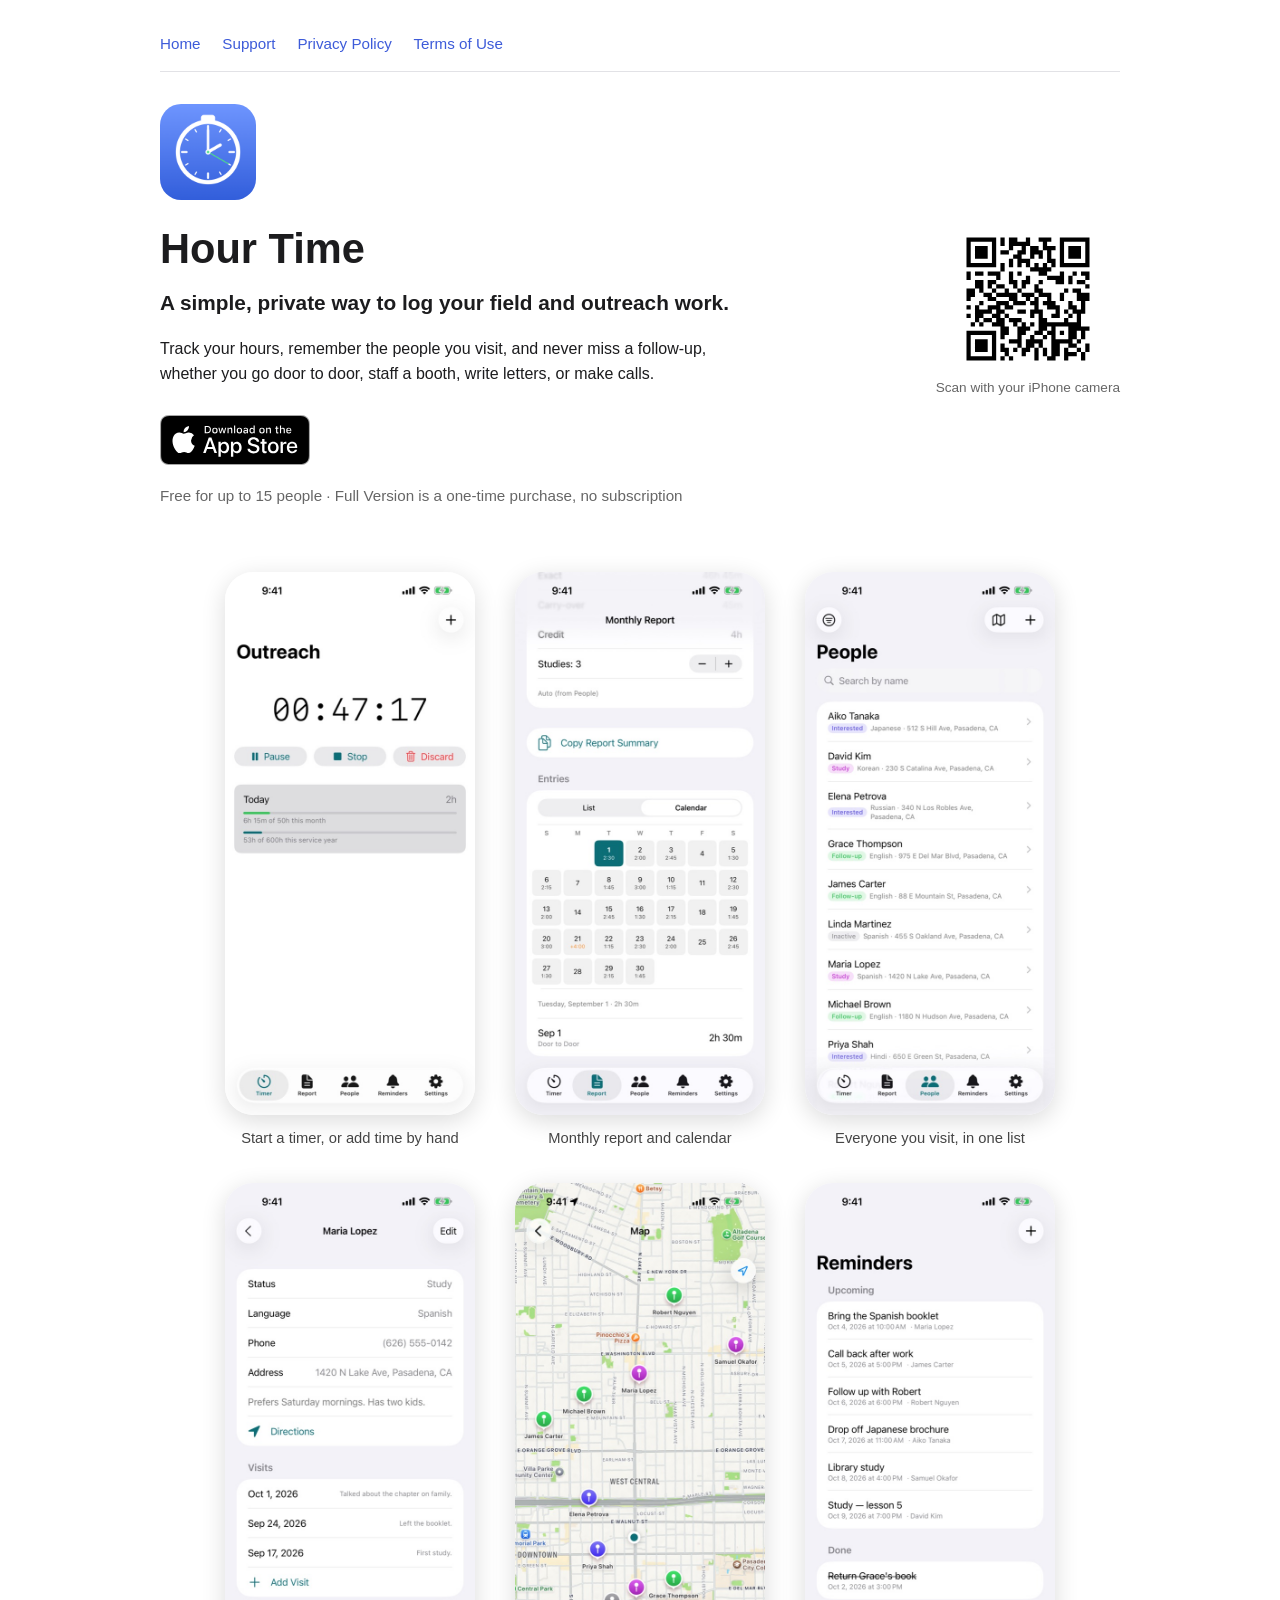
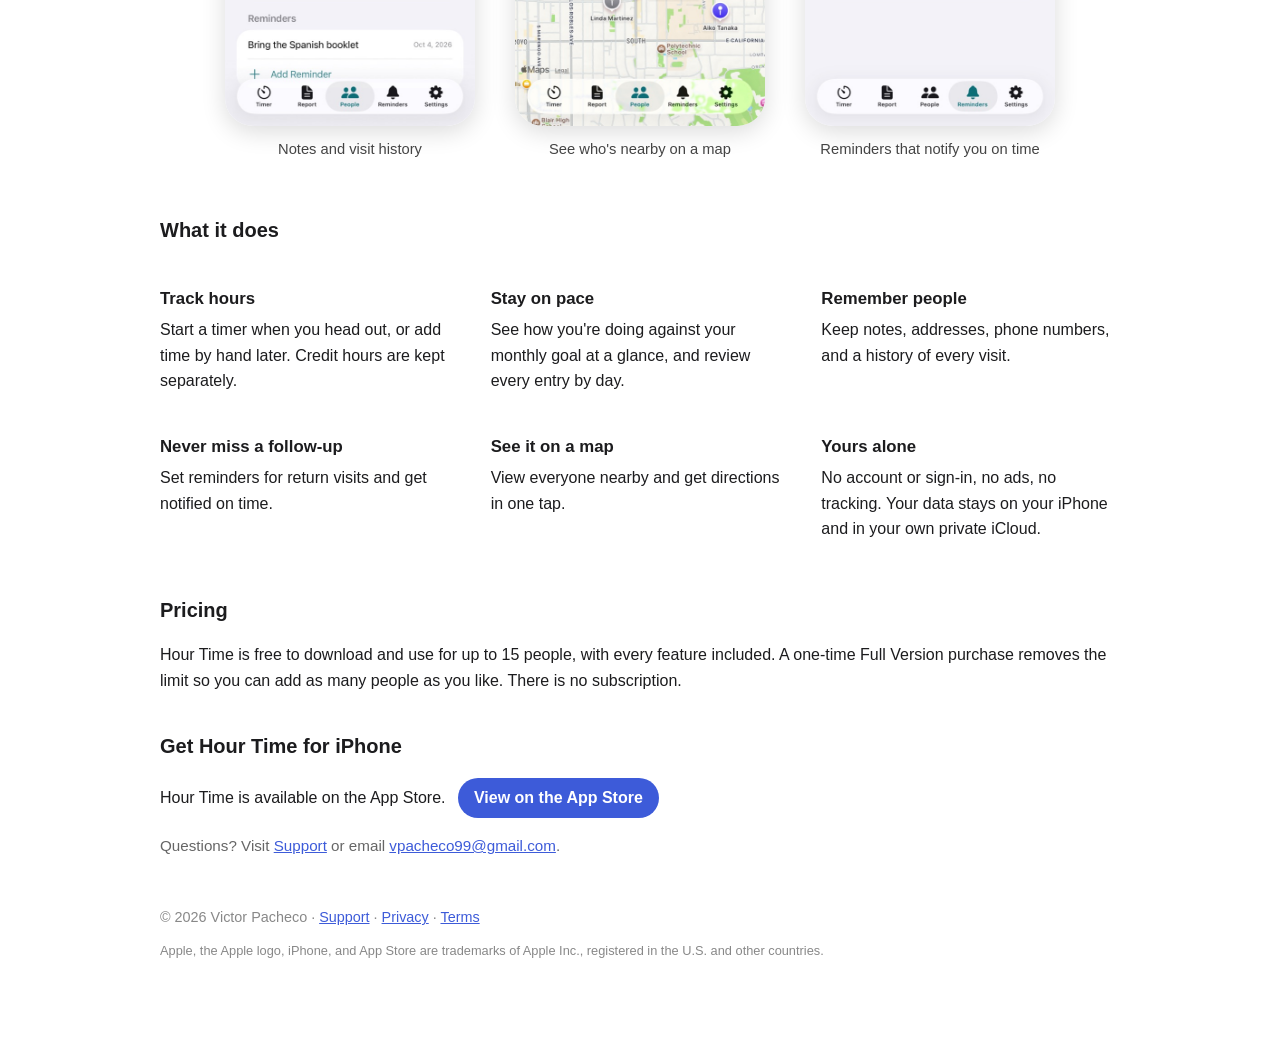
<file: index.html>
<!DOCTYPE html>
<html lang="en">
<head>
<meta charset="utf-8">
<meta name="viewport" content="width=device-width, initial-scale=1">
<title>Hour Time for iPhone — Outreach Log</title>
<meta name="description" content="A simple, private way to log your field and outreach work. Track hours, remember the people you visit, and never miss a follow-up. Hour Time for iPhone is available on the App Store.">
<meta name="apple-itunes-app" content="app-id=6784872252">
<meta property="og:type" content="website">
<meta property="og:title" content="Hour Time for iPhone — Outreach Log">
<meta property="og:description" content="Track hours, remember the people you visit, and never miss a follow-up. Private, no ads, no account.">
<meta property="og:url" content="https://cafeasp.github.io/hour-time-site/">
<meta property="og:image" content="https://cafeasp.github.io/hour-time-site/images/link-preview.jpg">
<meta property="og:image:width" content="1200">
<meta property="og:image:height" content="628">
<meta property="og:image:alt" content="Hour Time: Outreach Log, available on the App Store">
<meta name="twitter:card" content="summary_large_image">
<link rel="stylesheet" href="style.css">
<link rel="icon" type="image/png" href="images/favicon.png">
<link rel="apple-touch-icon" href="apple-touch-icon.png">
</head>
<body class="home">

<nav>
  <a href="./">Home</a>
  <a href="support.html">Support</a>
  <a href="privacy.html">Privacy Policy</a>
  <a href="terms.html">Terms of Use</a>
</nav>

<header class="hero">
  <div class="hero-text">
    <img class="app-icon" src="images/icon.png" width="96" height="96" alt="Hour Time app icon">
    <h1>Hour Time</h1>
    <p class="tagline">A simple, private way to log your field and outreach work.</p>
    <p>
      Track your hours, remember the people you visit, and never miss a follow-up,
      whether you go door to door, staff a booth, write letters, or make calls.
    </p>
    <a class="badge" href="https://apps.apple.com/app/id6784872252">
      <img src="images/download-on-the-app-store.svg" width="150" height="50"
           alt="Download on the App Store">
    </a>
    <p class="price">Free for up to 15 people &middot; Full Version is a one-time purchase, no subscription</p>
  </div>
  <div class="qr">
    <img src="images/qr-app-store.svg" width="140" height="140"
         alt="QR code linking to Hour Time on the App Store">
    <p>Scan with your iPhone camera</p>
  </div>
</header>

<section class="gallery" aria-label="Screenshots">
  <figure>
    <img src="images/screen-timer.jpg" width="276" height="600" loading="lazy"
         alt="Timer screen with a running outreach timer and this month's progress">
    <figcaption>Start a timer, or add time by hand</figcaption>
  </figure>
  <figure>
    <img src="images/screen-report.jpg" width="276" height="600" loading="lazy"
         alt="Monthly report with total hours and a calendar of entries">
    <figcaption>Monthly report and calendar</figcaption>
  </figure>
  <figure>
    <img src="images/screen-people.jpg" width="276" height="600" loading="lazy"
         alt="List of people with their status and last visit">
    <figcaption>Everyone you visit, in one list</figcaption>
  </figure>
  <figure>
    <img src="images/screen-person.jpg" width="276" height="600" loading="lazy"
         alt="A person's details with notes, visit history and a reminder">
    <figcaption>Notes and visit history</figcaption>
  </figure>
  <figure>
    <img src="images/screen-map.jpg" width="276" height="600" loading="lazy"
         alt="Map showing the people you visit as pins">
    <figcaption>See who's nearby on a map</figcaption>
  </figure>
  <figure>
    <img src="images/screen-reminders.jpg" width="276" height="600" loading="lazy"
         alt="Upcoming reminders list">
    <figcaption>Reminders that notify you on time</figcaption>
  </figure>
</section>

<section>
  <h2>What it does</h2>
  <div class="features">
    <div>
      <h3>Track hours</h3>
      <p>Start a timer when you head out, or add time by hand later. Credit hours are kept separately.</p>
    </div>
    <div>
      <h3>Stay on pace</h3>
      <p>See how you're doing against your monthly goal at a glance, and review every entry by day.</p>
    </div>
    <div>
      <h3>Remember people</h3>
      <p>Keep notes, addresses, phone numbers, and a history of every visit.</p>
    </div>
    <div>
      <h3>Never miss a follow-up</h3>
      <p>Set reminders for return visits and get notified on time.</p>
    </div>
    <div>
      <h3>See it on a map</h3>
      <p>View everyone nearby and get directions in one tap.</p>
    </div>
    <div>
      <h3>Yours alone</h3>
      <p>No account or sign-in, no ads, no tracking. Your data stays on your iPhone and in your own private iCloud.</p>
    </div>
  </div>
</section>

<section>
  <h2>Pricing</h2>
  <p>
    Hour Time is free to download and use for up to 15 people, with every feature included.
    A one-time Full Version purchase removes the limit so you can add as many people as you
    like. There is no subscription.
  </p>
</section>

<section class="cta">
  <h2>Get Hour Time for iPhone</h2>
  <p>
    Hour Time is available on the App Store.
    <a class="button" href="https://apps.apple.com/app/id6784872252">View on the App Store</a>
  </p>
  <p class="meta">
    Questions? Visit <a href="support.html">Support</a> or email
    <a href="mailto:vpacheco99@gmail.com">vpacheco99@gmail.com</a>.
  </p>
</section>

<footer>
  &copy; 2026 Victor Pacheco &middot;
  <a href="support.html">Support</a> &middot;
  <a href="privacy.html">Privacy</a> &middot;
  <a href="terms.html">Terms</a>
  <p class="legal">
    Apple, the Apple logo, iPhone, and App Store are trademarks of Apple Inc.,
    registered in the U.S. and other countries.
  </p>
</footer>

</body>
</html>
</file>
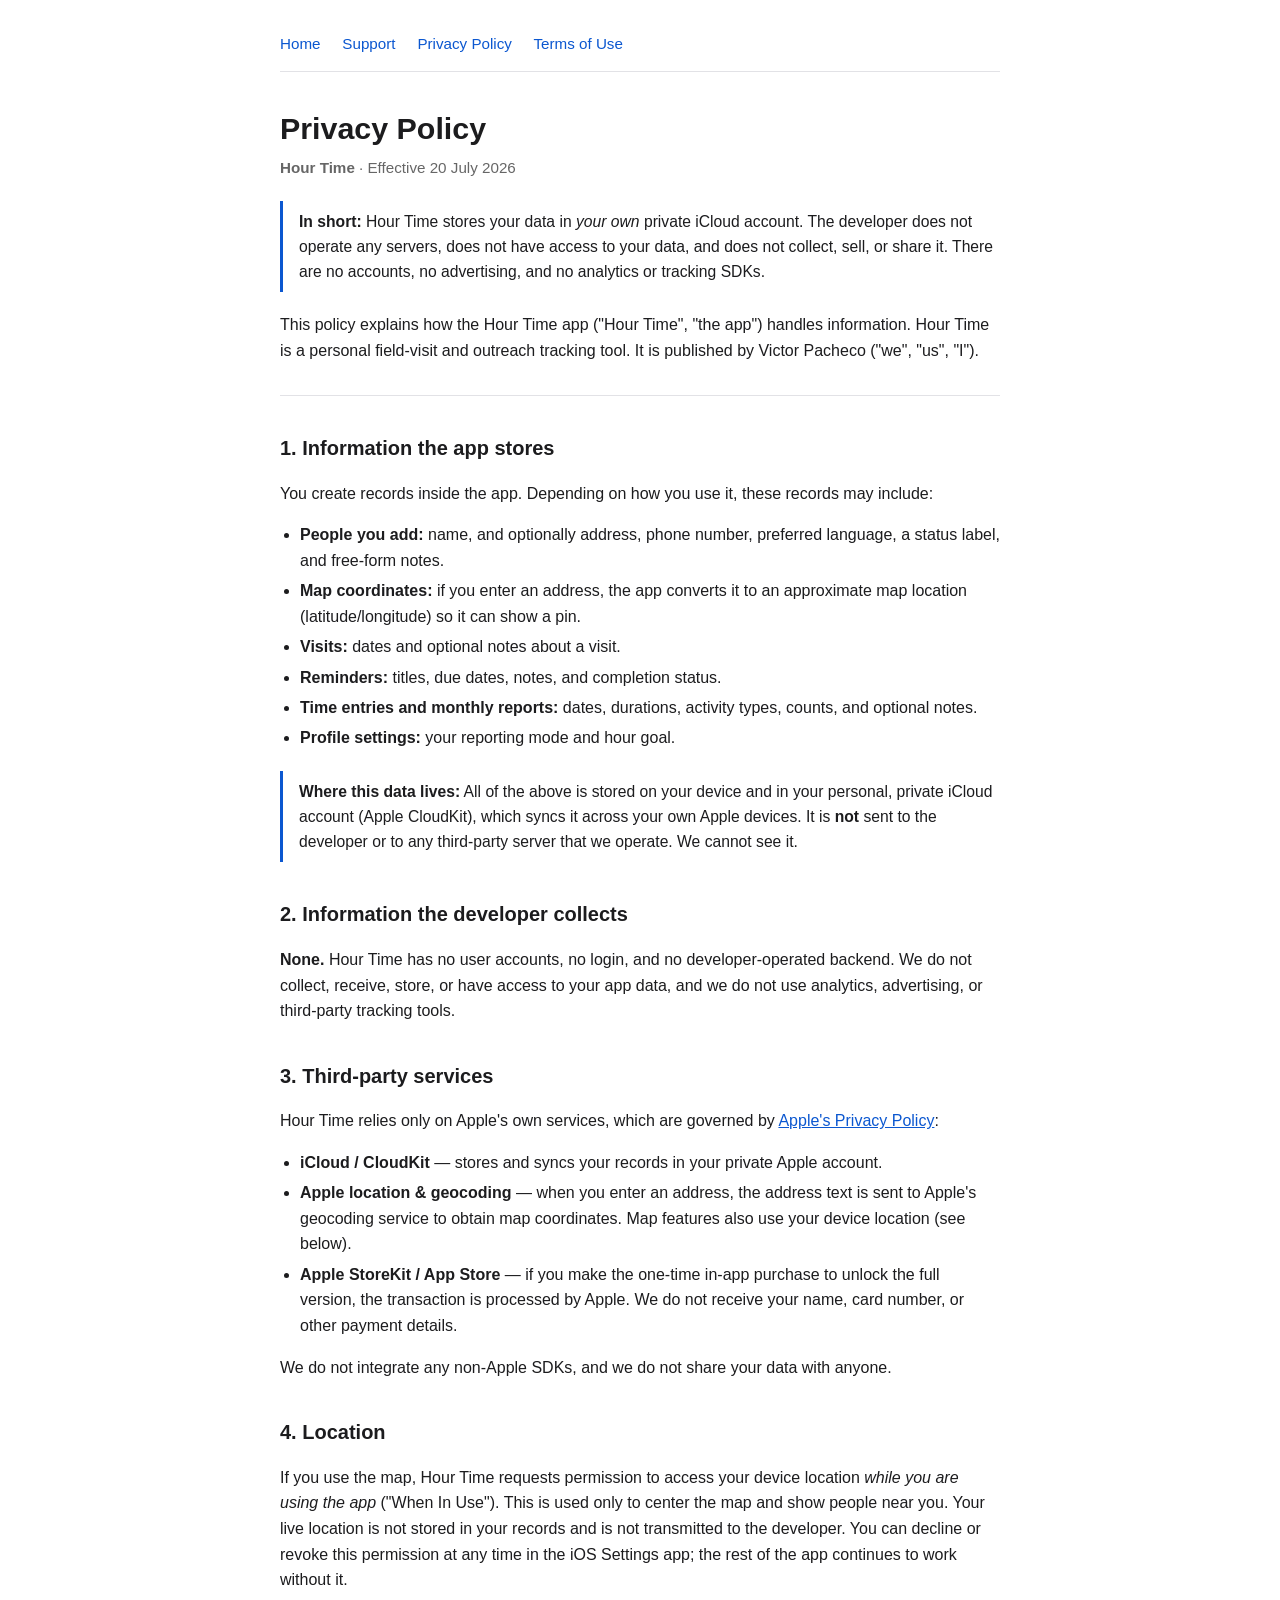
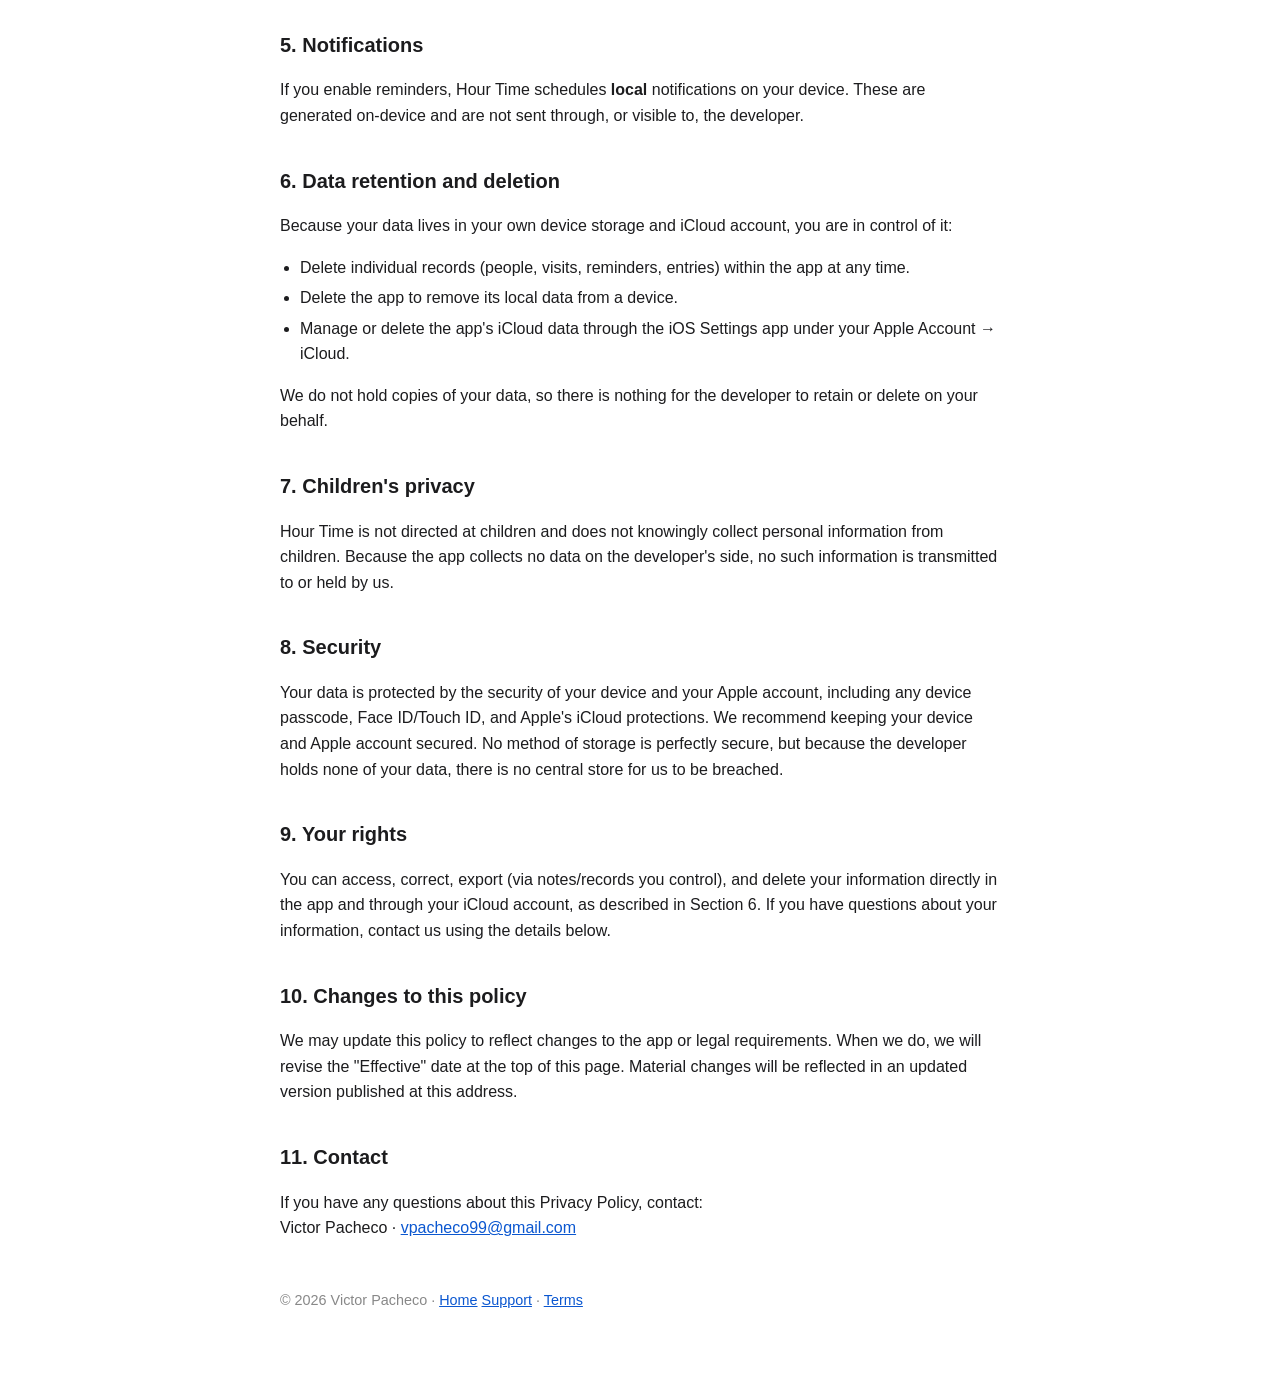
<file: privacy.html>
<!DOCTYPE html>
<html lang="en">
<head>
<meta charset="utf-8">
<meta name="viewport" content="width=device-width, initial-scale=1">
<title>Hour Time — Privacy Policy</title>
<link rel="stylesheet" href="style.css">
<link rel="icon" type="image/png" href="images/favicon.png">
<link rel="apple-touch-icon" href="apple-touch-icon.png">
</head>
<body>

<nav>
  <a href="./">Home</a>
  <a href="support.html">Support</a>
  <a href="privacy.html">Privacy Policy</a>
  <a href="terms.html">Terms of Use</a>
</nav>

<h1>Privacy Policy</h1>
<p class="meta"><strong>Hour Time</strong> &middot; Effective 20 July 2026</p>

<div class="callout">
  <strong>In short:</strong> Hour Time stores your data in <em>your own</em> private
  iCloud account. The developer does not operate any servers, does not have access to
  your data, and does not collect, sell, or share it. There are no accounts, no
  advertising, and no analytics or tracking SDKs.
</div>

<p>
  This policy explains how the Hour Time app ("Hour Time", "the app") handles
  information. Hour Time is a personal field-visit and outreach tracking tool. It is
  published by Victor Pacheco ("we", "us", "I").
</p>

<hr>

<h2>1. Information the app stores</h2>
<p>
  You create records inside the app. Depending on how you use it, these records may
  include:
</p>
<ul>
  <li><strong>People you add:</strong> name, and optionally address, phone number, preferred language, a status label, and free-form notes.</li>
  <li><strong>Map coordinates:</strong> if you enter an address, the app converts it to an approximate map location (latitude/longitude) so it can show a pin.</li>
  <li><strong>Visits:</strong> dates and optional notes about a visit.</li>
  <li><strong>Reminders:</strong> titles, due dates, notes, and completion status.</li>
  <li><strong>Time entries and monthly reports:</strong> dates, durations, activity types, counts, and optional notes.</li>
  <li><strong>Profile settings:</strong> your reporting mode and hour goal.</li>
</ul>

<div class="callout">
  <strong>Where this data lives:</strong> All of the above is stored on your device and
  in your personal, private iCloud account (Apple CloudKit), which syncs it across your
  own Apple devices. It is <strong>not</strong> sent to the developer or to any
  third-party server that we operate. We cannot see it.
</div>

<h2>2. Information the developer collects</h2>
<p>
  <strong>None.</strong> Hour Time has no user accounts, no login, and no
  developer-operated backend. We do not collect, receive, store, or have access to your
  app data, and we do not use analytics, advertising, or third-party tracking tools.
</p>

<h2>3. Third-party services</h2>
<p>
  Hour Time relies only on Apple's own services, which are governed by
  <a href="https://www.apple.com/legal/privacy/">Apple's Privacy Policy</a>:
</p>
<ul>
  <li><strong>iCloud / CloudKit</strong> — stores and syncs your records in your private Apple account.</li>
  <li><strong>Apple location &amp; geocoding</strong> — when you enter an address, the address text is sent to Apple's geocoding service to obtain map coordinates. Map features also use your device location (see below).</li>
  <li><strong>Apple StoreKit / App Store</strong> — if you make the one-time in-app purchase to unlock the full version, the transaction is processed by Apple. We do not receive your name, card number, or other payment details.</li>
</ul>
<p>We do not integrate any non-Apple SDKs, and we do not share your data with anyone.</p>

<h2>4. Location</h2>
<p>
  If you use the map, Hour Time requests permission to access your device location
  <em>while you are using the app</em> ("When In Use"). This is used only to center the
  map and show people near you. Your live location is not stored in your records and is
  not transmitted to the developer. You can decline or revoke this permission at any
  time in the iOS Settings app; the rest of the app continues to work without it.
</p>

<h2>5. Notifications</h2>
<p>
  If you enable reminders, Hour Time schedules <strong>local</strong> notifications on
  your device. These are generated on-device and are not sent through, or visible to,
  the developer.
</p>

<h2>6. Data retention and deletion</h2>
<p>
  Because your data lives in your own device storage and iCloud account, you are in
  control of it:
</p>
<ul>
  <li>Delete individual records (people, visits, reminders, entries) within the app at any time.</li>
  <li>Delete the app to remove its local data from a device.</li>
  <li>Manage or delete the app's iCloud data through the iOS Settings app under your Apple Account &rarr; iCloud.</li>
</ul>
<p>
  We do not hold copies of your data, so there is nothing for the developer to retain or
  delete on your behalf.
</p>

<h2>7. Children's privacy</h2>
<p>
  Hour Time is not directed at children and does not knowingly collect personal
  information from children. Because the app collects no data on the developer's side,
  no such information is transmitted to or held by us.
</p>

<h2>8. Security</h2>
<p>
  Your data is protected by the security of your device and your Apple account,
  including any device passcode, Face ID/Touch ID, and Apple's iCloud protections. We
  recommend keeping your device and Apple account secured. No method of storage is
  perfectly secure, but because the developer holds none of your data, there is no
  central store for us to be breached.
</p>

<h2>9. Your rights</h2>
<p>
  You can access, correct, export (via notes/records you control), and delete your
  information directly in the app and through your iCloud account, as described in
  Section&nbsp;6. If you have questions about your information, contact us using the
  details below.
</p>

<h2>10. Changes to this policy</h2>
<p>
  We may update this policy to reflect changes to the app or legal requirements. When we
  do, we will revise the "Effective" date at the top of this page. Material changes will
  be reflected in an updated version published at this address.
</p>

<h2>11. Contact</h2>
<p>
  If you have any questions about this Privacy Policy, contact:<br>
  Victor Pacheco &middot; <a href="mailto:vpacheco99@gmail.com">vpacheco99@gmail.com</a>
</p>

<footer>
  &copy; 2026 Victor Pacheco &middot;
  <a href="./">Home</a>
  <a href="support.html">Support</a> &middot;
  <a href="terms.html">Terms</a>
</footer>

</body>
</html>
</file>
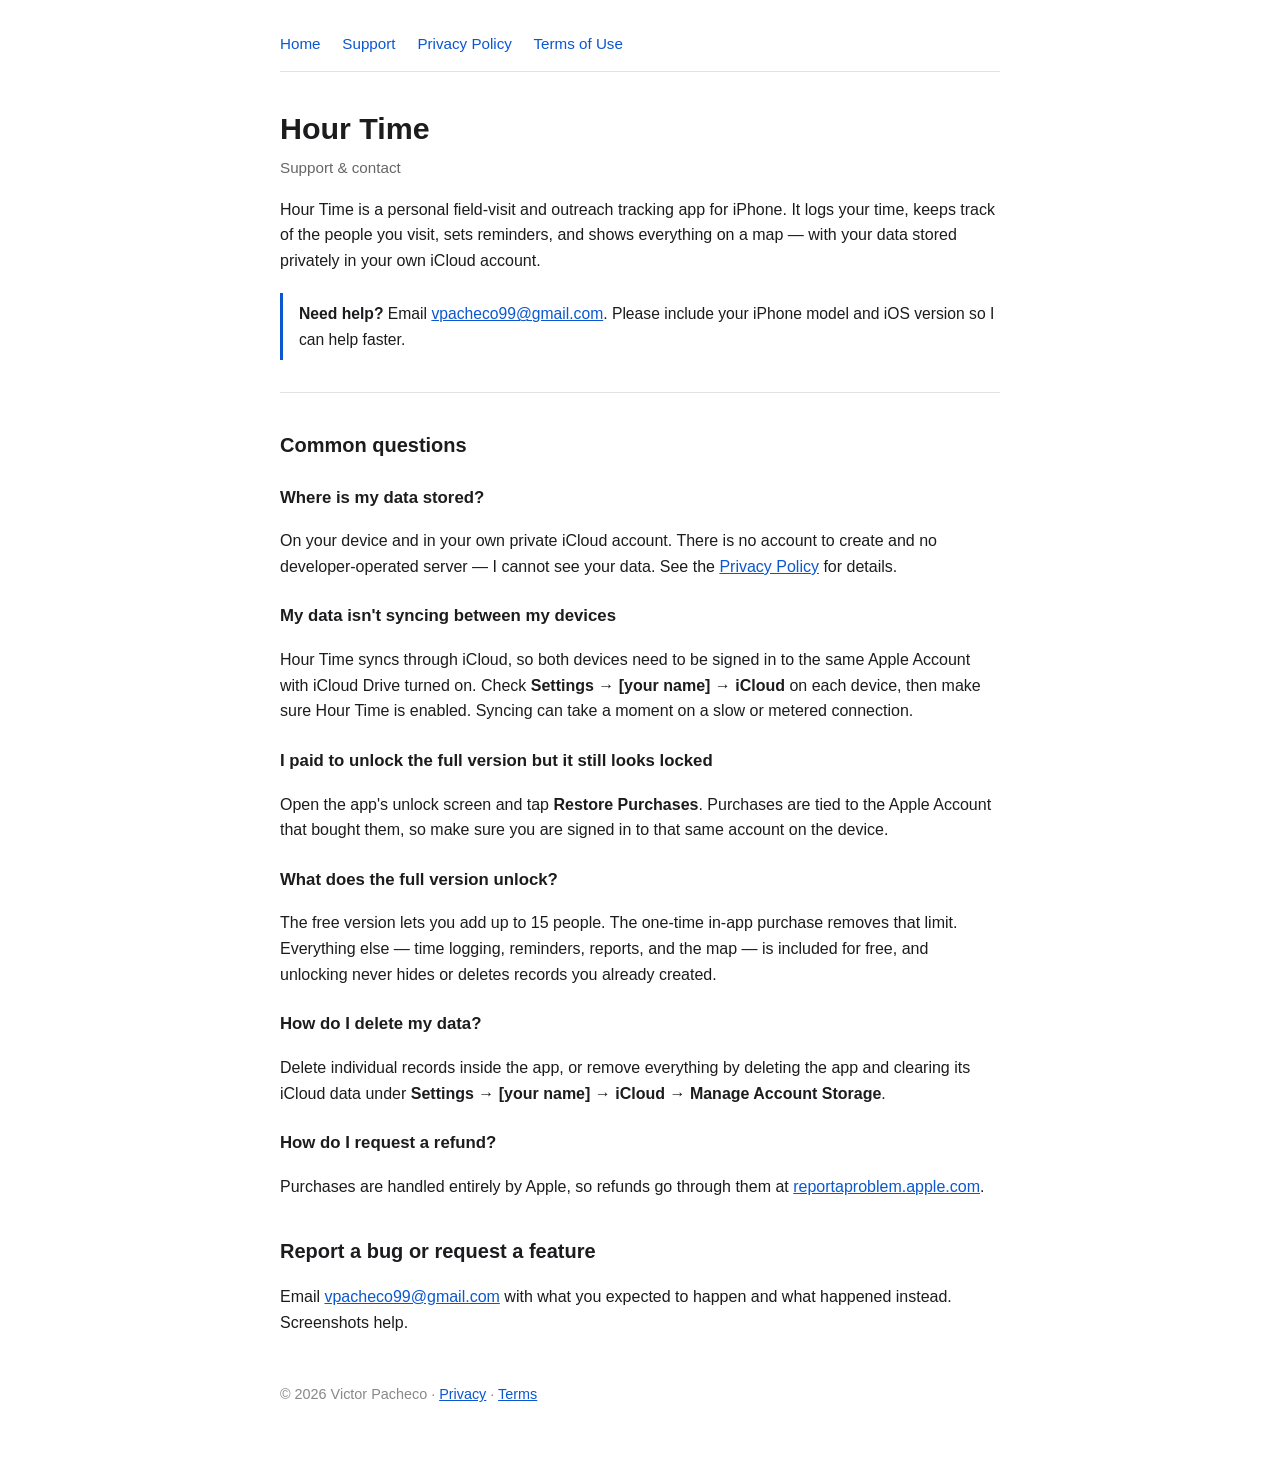
<file: support.html>
<!DOCTYPE html>
<html lang="en">
<head>
<meta charset="utf-8">
<meta name="viewport" content="width=device-width, initial-scale=1">
<title>Hour Time — Support</title>
<link rel="stylesheet" href="style.css">
<link rel="icon" type="image/png" href="images/favicon.png">
<link rel="apple-touch-icon" href="apple-touch-icon.png">
</head>
<body>

<nav>
  <a href="./">Home</a>
  <a href="support.html">Support</a>
  <a href="privacy.html">Privacy Policy</a>
  <a href="terms.html">Terms of Use</a>
</nav>

<h1>Hour Time</h1>
<p class="meta">Support &amp; contact</p>

<p>
  Hour Time is a personal field-visit and outreach tracking app for iPhone. It logs your
  time, keeps track of the people you visit, sets reminders, and shows everything on a
  map — with your data stored privately in your own iCloud account.
</p>

<div class="callout">
  <strong>Need help?</strong> Email
  <a href="mailto:vpacheco99@gmail.com">vpacheco99@gmail.com</a>.
  Please include your iPhone model and iOS version so I can help faster.
</div>

<hr>

<h2>Common questions</h2>

<h3>Where is my data stored?</h3>
<p>
  On your device and in your own private iCloud account. There is no account to create
  and no developer-operated server — I cannot see your data. See the
  <a href="privacy.html">Privacy Policy</a> for details.
</p>

<h3>My data isn't syncing between my devices</h3>
<p>
  Hour Time syncs through iCloud, so both devices need to be signed in to the same Apple
  Account with iCloud Drive turned on. Check <strong>Settings &rarr; [your name] &rarr;
  iCloud</strong> on each device, then make sure Hour Time is enabled. Syncing can take a
  moment on a slow or metered connection.
</p>

<h3>I paid to unlock the full version but it still looks locked</h3>
<p>
  Open the app's unlock screen and tap <strong>Restore Purchases</strong>. Purchases are
  tied to the Apple Account that bought them, so make sure you are signed in to that same
  account on the device.
</p>

<h3>What does the full version unlock?</h3>
<p>
  The free version lets you add up to 15 people. The one-time in-app purchase removes
  that limit. Everything else — time logging, reminders, reports, and the map — is
  included for free, and unlocking never hides or deletes records you already created.
</p>

<h3>How do I delete my data?</h3>
<p>
  Delete individual records inside the app, or remove everything by deleting the app and
  clearing its iCloud data under <strong>Settings &rarr; [your name] &rarr; iCloud &rarr;
  Manage Account Storage</strong>.
</p>

<h3>How do I request a refund?</h3>
<p>
  Purchases are handled entirely by Apple, so refunds go through them at
  <a href="https://reportaproblem.apple.com">reportaproblem.apple.com</a>.
</p>

<h2>Report a bug or request a feature</h2>
<p>
  Email <a href="mailto:vpacheco99@gmail.com">vpacheco99@gmail.com</a> with what you
  expected to happen and what happened instead. Screenshots help.
</p>

<footer>
  &copy; 2026 Victor Pacheco &middot;
  <a href="privacy.html">Privacy</a> &middot;
  <a href="terms.html">Terms</a>
</footer>

</body>
</html>
</file>
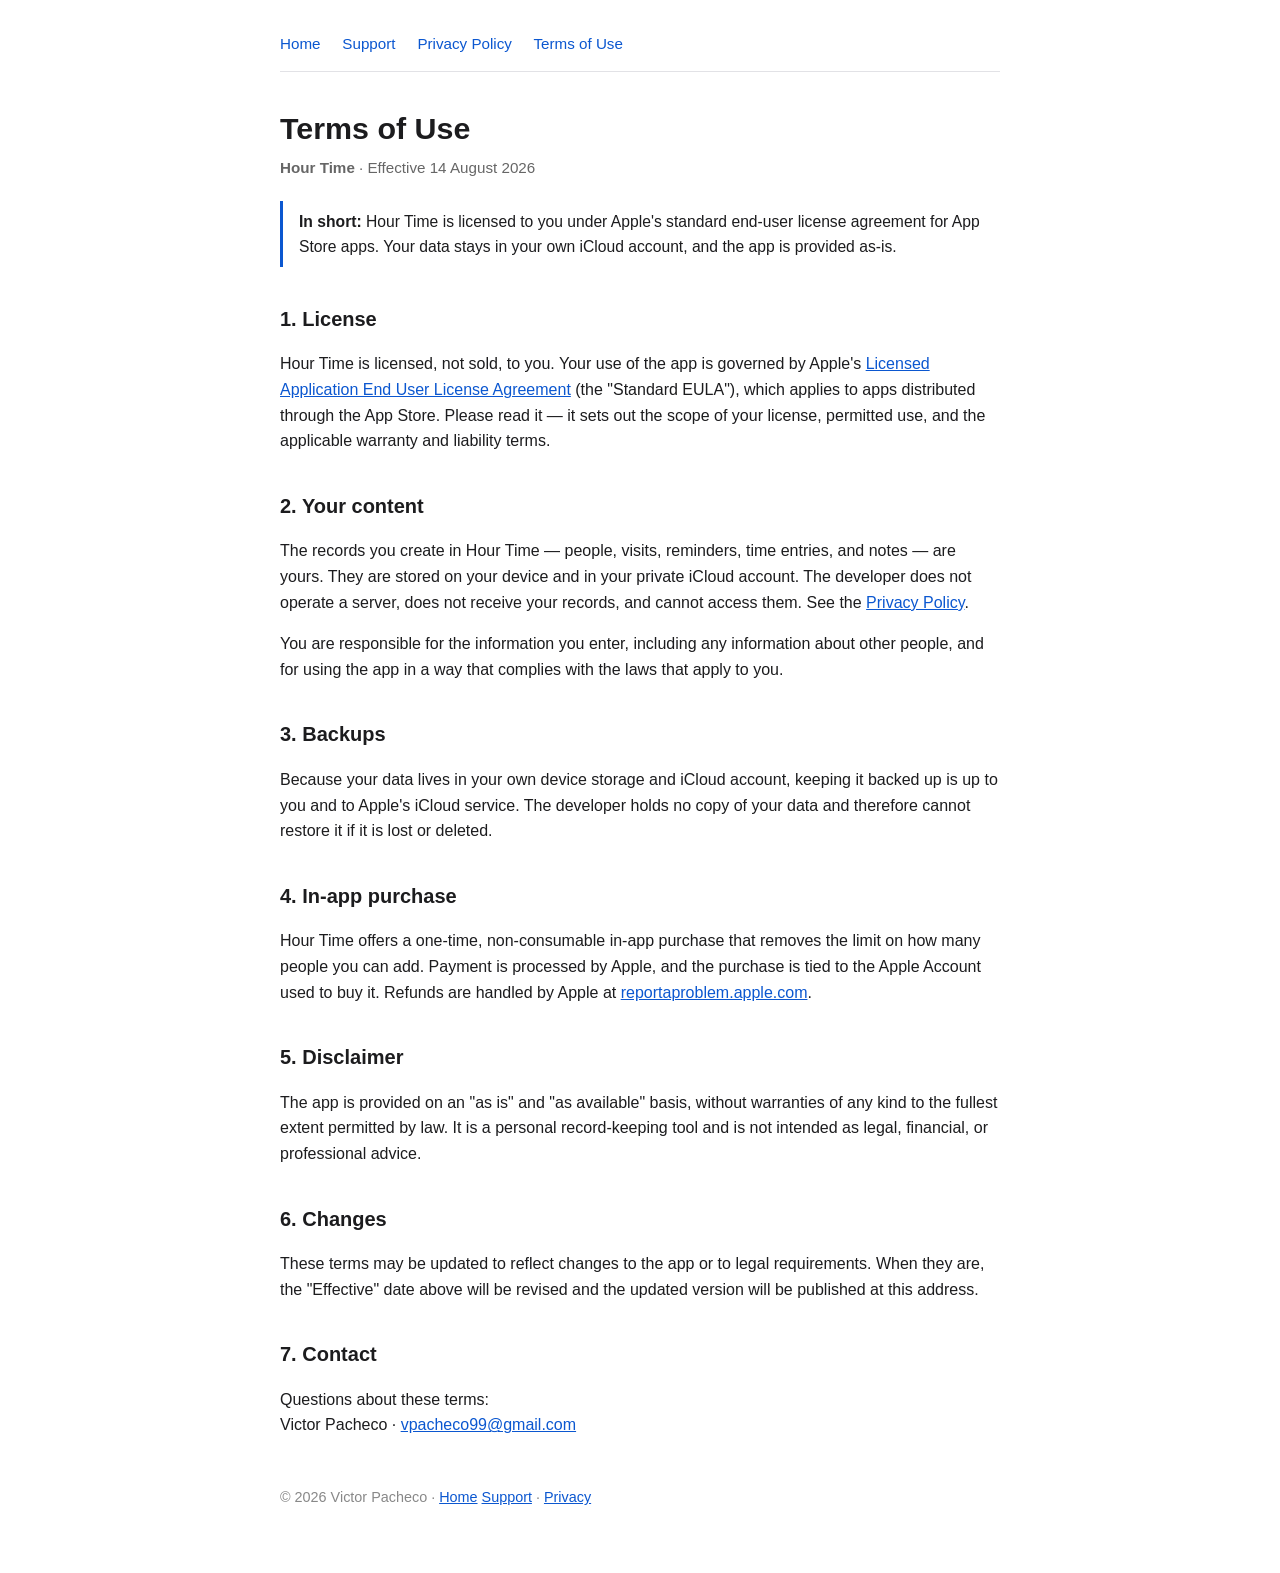
<file: terms.html>
<!DOCTYPE html>
<html lang="en">
<head>
<meta charset="utf-8">
<meta name="viewport" content="width=device-width, initial-scale=1">
<title>Hour Time — Terms of Use</title>
<link rel="stylesheet" href="style.css">
<link rel="icon" type="image/png" href="images/favicon.png">
<link rel="apple-touch-icon" href="apple-touch-icon.png">
</head>
<body>

<nav>
  <a href="./">Home</a>
  <a href="support.html">Support</a>
  <a href="privacy.html">Privacy Policy</a>
  <a href="terms.html">Terms of Use</a>
</nav>

<h1>Terms of Use</h1>
<p class="meta"><strong>Hour Time</strong> &middot; Effective 14 August 2026</p>

<div class="callout">
  <strong>In short:</strong> Hour Time is licensed to you under Apple's standard
  end-user license agreement for App Store apps. Your data stays in your own iCloud
  account, and the app is provided as-is.
</div>

<h2>1. License</h2>
<p>
  Hour Time is licensed, not sold, to you. Your use of the app is governed by Apple's
  <a href="https://www.apple.com/legal/internet-services/itunes/dev/stdeula/">Licensed
  Application End User License Agreement</a> (the "Standard EULA"), which applies to
  apps distributed through the App Store. Please read it — it sets out the scope of your
  license, permitted use, and the applicable warranty and liability terms.
</p>

<h2>2. Your content</h2>
<p>
  The records you create in Hour Time — people, visits, reminders, time entries, and
  notes — are yours. They are stored on your device and in your private iCloud account.
  The developer does not operate a server, does not receive your records, and cannot
  access them. See the <a href="privacy.html">Privacy Policy</a>.
</p>
<p>
  You are responsible for the information you enter, including any information about
  other people, and for using the app in a way that complies with the laws that apply to
  you.
</p>

<h2>3. Backups</h2>
<p>
  Because your data lives in your own device storage and iCloud account, keeping it
  backed up is up to you and to Apple's iCloud service. The developer holds no copy of
  your data and therefore cannot restore it if it is lost or deleted.
</p>

<h2>4. In-app purchase</h2>
<p>
  Hour Time offers a one-time, non-consumable in-app purchase that removes the limit on
  how many people you can add. Payment is processed by Apple, and the purchase is tied to
  the Apple Account used to buy it. Refunds are handled by Apple at
  <a href="https://reportaproblem.apple.com">reportaproblem.apple.com</a>.
</p>

<h2>5. Disclaimer</h2>
<p>
  The app is provided on an "as is" and "as available" basis, without warranties of any
  kind to the fullest extent permitted by law. It is a personal record-keeping tool and
  is not intended as legal, financial, or professional advice.
</p>

<h2>6. Changes</h2>
<p>
  These terms may be updated to reflect changes to the app or to legal requirements. When
  they are, the "Effective" date above will be revised and the updated version will be
  published at this address.
</p>

<h2>7. Contact</h2>
<p>
  Questions about these terms:<br>
  Victor Pacheco &middot; <a href="mailto:vpacheco99@gmail.com">vpacheco99@gmail.com</a>
</p>

<footer>
  &copy; 2026 Victor Pacheco &middot;
  <a href="./">Home</a>
  <a href="support.html">Support</a> &middot;
  <a href="privacy.html">Privacy</a>
</footer>

</body>
</html>
</file>
<file: style.css>
:root { color-scheme: light dark; }
* { box-sizing: border-box; }
body {
  font-family: -apple-system, BlinkMacSystemFont, "Segoe UI", Roboto, Helvetica, Arial, sans-serif;
  line-height: 1.6;
  max-width: 760px;
  margin: 0 auto;
  padding: 2rem 1.25rem 4rem;
  color: #1c1c1e;
  background: #ffffff;
}
@media (prefers-color-scheme: dark) {
  body { color: #e6e6ea; background: #1c1c1e; }
  a { color: #6ea8fe; }
  hr { border-color: #38383a; }
  .meta { color: #9a9aa0; }
  code { background: #2c2c2e; }
  .callout { border-color: #6ea8fe; }
  nav { border-color: #38383a; }
}
h1 { font-size: 1.9rem; margin-bottom: 0.25rem; }
h2 { font-size: 1.25rem; margin-top: 2.25rem; }
h3 { font-size: 1.05rem; margin-top: 1.5rem; }
.meta { color: #666; font-size: 0.95rem; margin-top: 0; }
a { color: #0b57d0; }
hr { border: none; border-top: 1px solid #e2e2e6; margin: 2rem 0; }
ul { padding-left: 1.25rem; }
li { margin: 0.3rem 0; }
code { background: #f2f2f7; padding: 0.1rem 0.35rem; border-radius: 4px; font-size: 0.9em; }
.callout {
  border-left: 3px solid #0b57d0;
  padding: 0.5rem 0 0.5rem 1rem;
  margin: 1.25rem 0;
  font-size: 0.98rem;
}
nav {
  border-bottom: 1px solid #e2e2e6;
  padding-bottom: 0.9rem;
  margin-bottom: 2rem;
  font-size: 0.95rem;
}
nav a { margin-right: 1.1rem; text-decoration: none; }
nav a:hover { text-decoration: underline; }
footer { margin-top: 3rem; font-size: 0.9rem; color: #888; }

/* Home page */
body.home { max-width: 1000px; }
.home a { color: #3d5bd9; }
.hero { display: flex; gap: 2rem; align-items: center; justify-content: space-between; }
.hero-text { max-width: 600px; }
.app-icon { border-radius: 22%; display: block; margin-bottom: 1rem; }
.hero h1 { font-size: 2.6rem; margin: 0; }
.tagline { font-size: 1.3rem; font-weight: 600; margin: 0.25rem 0 0.75rem; }
.badge { display: inline-block; margin: 0.75rem 0; padding: 0; }
.badge img { display: block; height: 50px; width: auto; }
.price { font-size: 0.95rem; color: #666; margin-top: 0; }
.qr { text-align: center; flex-shrink: 0; }
.qr img { background: #fff; border-radius: 12px; display: block; margin: 0 auto; }
.qr p { font-size: 0.85rem; color: #666; margin: 0.5rem 0 0; }
.gallery {
  display: grid; grid-template-columns: repeat(3, minmax(0, 250px)); justify-content: center;
  gap: 2rem 2.5rem; padding: 1.5rem 0.25rem 1rem; margin: 1.5rem 0 0;
}
.gallery figure { margin: 0; text-align: center; }
.gallery img {
  width: 100%; height: auto; display: block; border-radius: 28px;
  box-shadow: 0 6px 24px rgba(0, 0, 0, 0.14);
}
.gallery figcaption { font-size: 0.92rem; margin-top: 0.75rem; color: #444; }
.features { display: grid; grid-template-columns: repeat(auto-fit, minmax(260px, 1fr)); gap: 0 2rem; }
.features h3 { margin-bottom: 0.25rem; }
.features p { margin-top: 0; }
.button {
  display: inline-block; margin-left: 0.5rem; padding: 0.45rem 1rem; border-radius: 999px;
  background: #3d5bd9; color: #fff !important; text-decoration: none; font-weight: 600;
}
.legal { font-size: 0.8rem; margin-top: 0.75rem; }
@media (prefers-color-scheme: dark) {
  .home a { color: #8ea4ff; }
  .button { background: #5b78f0; }
  .price, .qr p, .gallery figcaption { color: #9a9aa0; }
  .gallery img { box-shadow: 0 6px 24px rgba(0, 0, 0, 0.5); }
}
@media (max-width: 700px) {
  .qr { display: none; }
  .hero h1 { font-size: 2.1rem; }
  .gallery { display: flex; gap: 1.25rem; overflow-x: auto; scroll-snap-type: x mandatory; }
  .gallery figure { flex: 0 0 auto; width: 200px; scroll-snap-align: start; }
  .button { margin: 0.5rem 0 0; }
}
</file>
